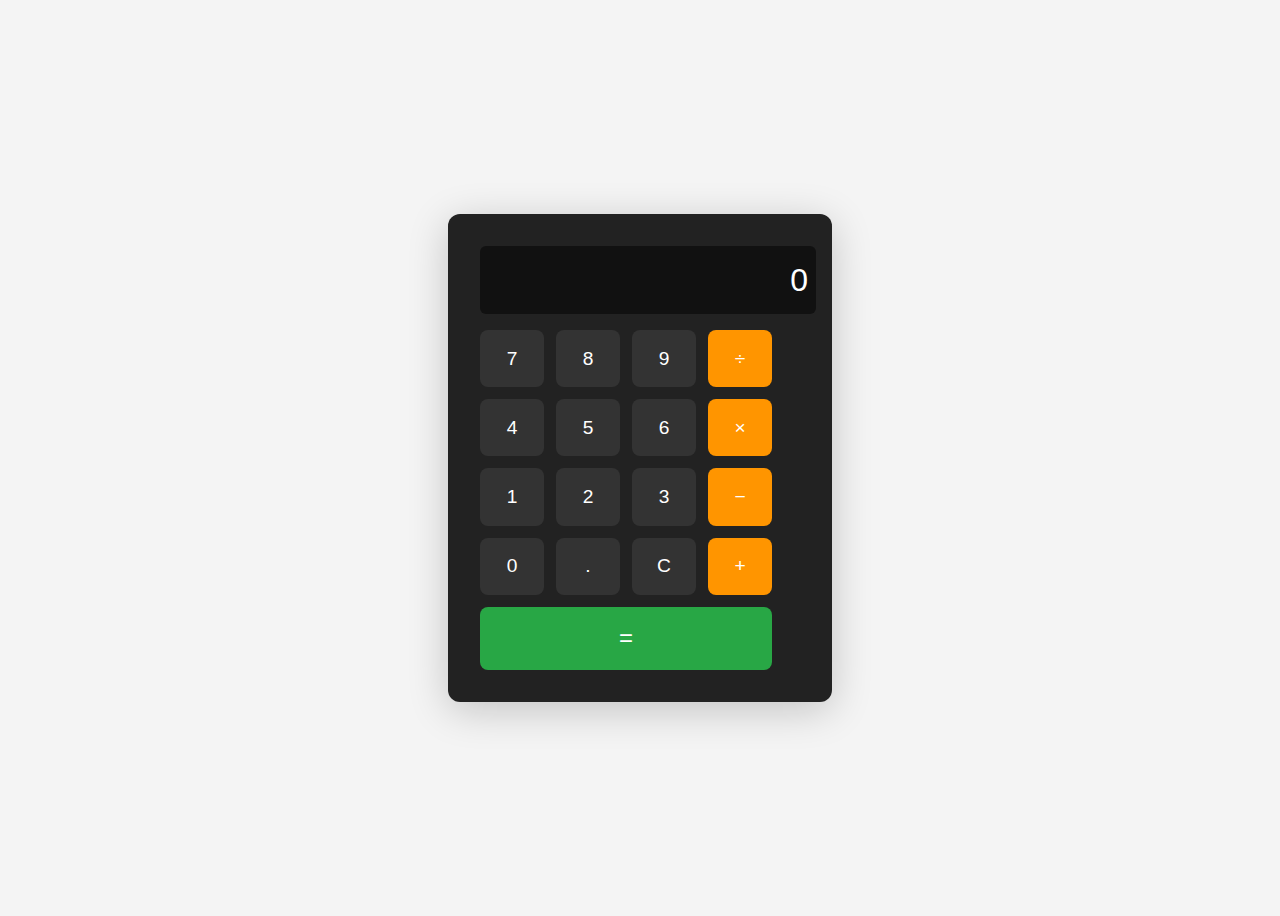
<file: calculator/index.html>
<!DOCTYPE html>
<html lang="en">
<head>
  <meta charset="UTF-8" />
  <meta name="viewport" content="width=device-width, initial-scale=1.0"/>
  <title>Calculator</title>
  <link rel="stylesheet" href="styles.css"/>
</head>
<body>
  <div class="calculator">
    <input type="text" class="display" id="display" readonly />
    <div class="buttons">
      <button class="btn" data-value="7">7</button>
      <button class="btn" data-value="8">8</button>
      <button class="btn" data-value="9">9</button>
      <button class="btn operator" data-value="/">÷</button>

      <button class="btn" data-value="4">4</button>
      <button class="btn" data-value="5">5</button>
      <button class="btn" data-value="6">6</button>
      <button class="btn operator" data-value="*">×</button>

      <button class="btn" data-value="1">1</button>
      <button class="btn" data-value="2">2</button>
      <button class="btn" data-value="3">3</button>
      <button class="btn operator" data-value="-">−</button>

      <button class="btn" data-value="0">0</button>
      <button class="btn" data-value=".">.</button>
      <button class="btn" id="clear">C</button>
      <button class="btn operator" data-value="+">+</button>

      <button class="btn" id="equals">=</button>
    </div>
  </div>
  <script src="script.js"></script>
</body>
</html>
</file>
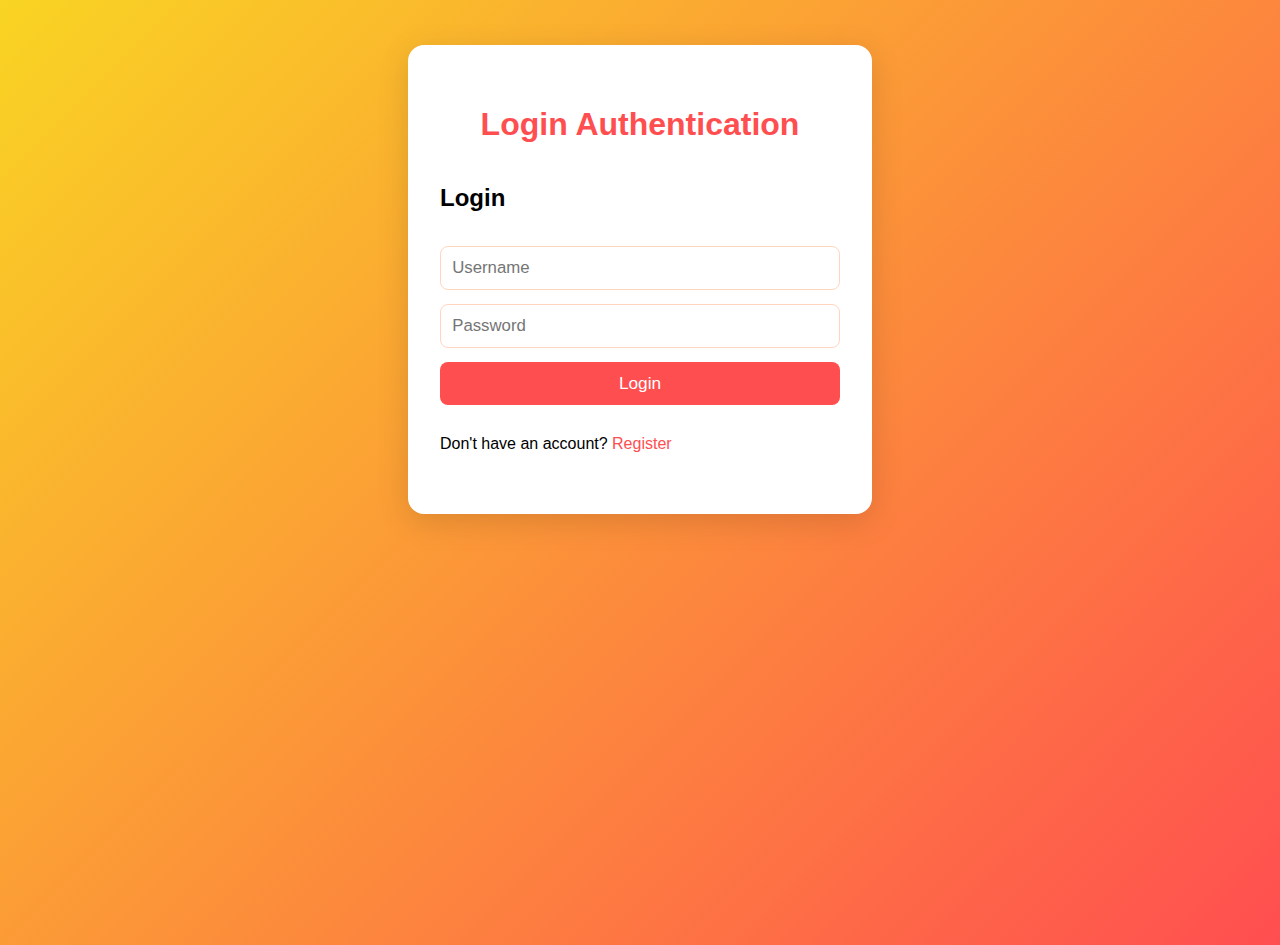
<file: login page/index.html>
<!DOCTYPE html>
<html lang="en">
<head>
  <meta charset="UTF-8">
  <title>Login Authentication</title>
  <meta name="viewport" content="width=device-width, initial-scale=1.0">
  <link rel="stylesheet" href="style.css" />
</head>
<body>
  <div class="container" id="container">
    <div id="auth-section">
      <h1>Login Authentication</h1>
      <div id="form-section">
        <form id="login-form">
          <h2>Login</h2>
          <input type="text" id="login-username" placeholder="Username" required>
          <input type="password" id="login-password" placeholder="Password" required>
          <button type="submit">Login</button>
          <p>Don't have an account? <a href="#" id="show-register">Register</a></p>
          <div class="msg" id="login-msg"></div>
        </form>
        <form id="register-form" style="display:none;">
          <h2>Register</h2>
          <input type="text" id="register-username" placeholder="Username" required>
          <input type="password" id="register-password" placeholder="Password" required>
          <button type="submit">Register</button>
          <p>Already have an account? <a href="#" id="show-login">Login</a></p>
          <div class="msg" id="register-msg"></div>
        </form>
      </div>
    </div>
    <div id="secure-section" style="display:none;">
      <h2>Secured Page</h2>
      <p>Welcome, <span id="user-name"></span>! 🎉</p>
      <button id="logout-btn">Logout</button>
    </div>
  </div>
  <script src="script.js"></script>
</body>
</html>
</file>
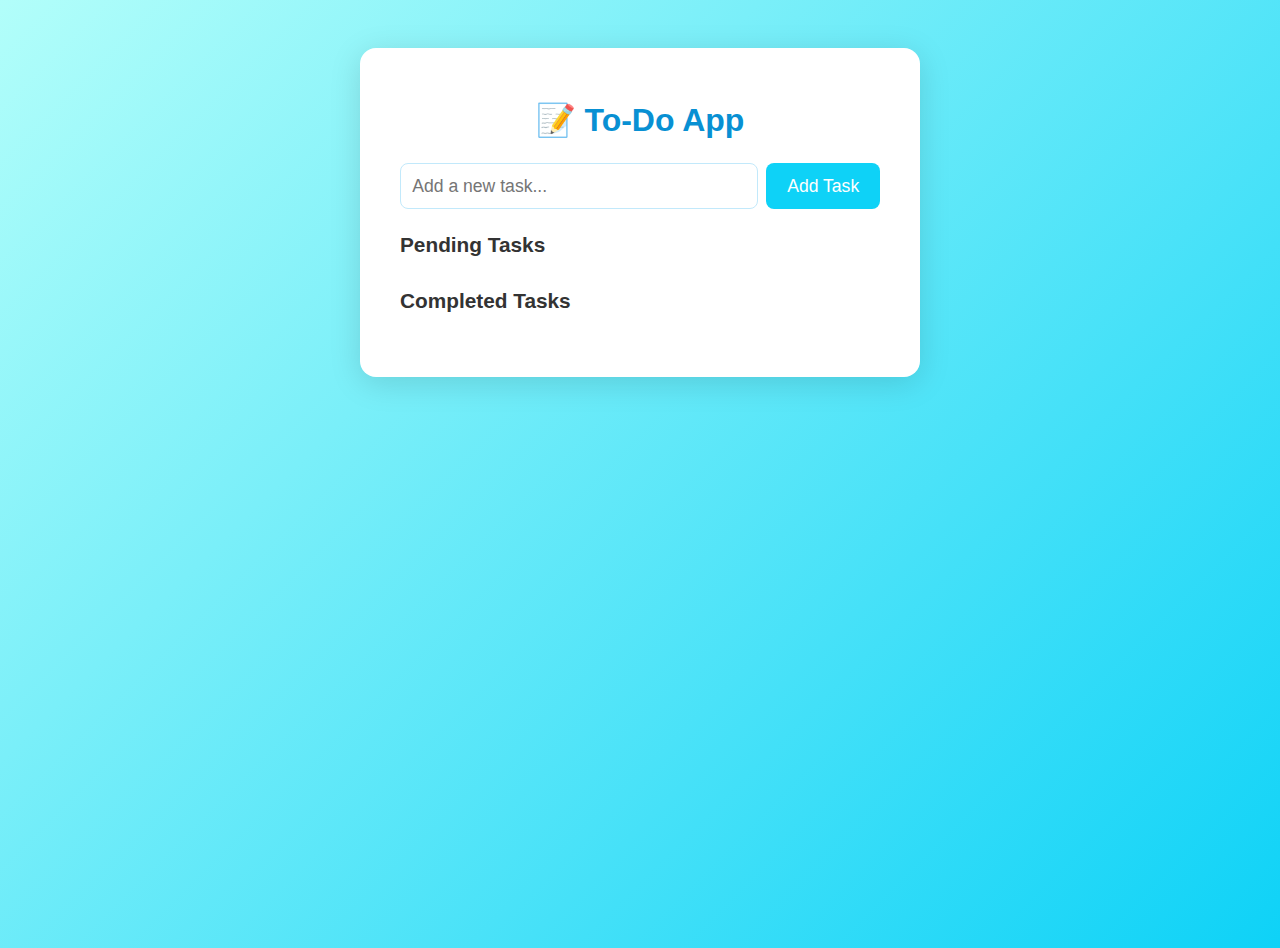
<file: To-Do Webapp/index.html>
<!DOCTYPE html>
<html lang="en">
<head>
  <meta charset="UTF-8">
  <meta name="viewport" content="width=device-width,initial-scale=1.0">
  <title>To-Do Web App</title>
  <link rel="stylesheet" href="style.css">
</head>
<body>
  <div class="todo-container">
    <h1>📝 To-Do App</h1>
    <form id="task-form">
      <input type="text" id="task-input" placeholder="Add a new task..." required>
      <button type="submit">Add Task</button>
    </form>

    <section>
      <h2>Pending Tasks</h2>
      <ul id="pending-list" class="task-list"></ul>
    </section>

    <section>
      <h2>Completed Tasks</h2>
      <ul id="completed-list" class="task-list"></ul>
    </section>
  </div>
  <script src="script.js"></script>
</body>
</html>
</file>
<file: calculator/styles.css>
body {
  background: #f4f4f4;
  display: flex;
  height: 100vh;
  justify-content: center;
  align-items: center;
  font-family: 'Segoe UI', Arial, sans-serif;
}

.calculator {
  background: #222;
  padding: 2rem;
  border-radius: 12px;
  box-shadow: 0 8px 40px rgba(0,0,0,0.2);
  width: 320px;
}

.display {
  width: 100%;
  height: 52px;
  font-size: 2rem;
  margin-bottom: 1rem;
  padding: 0.5rem;
  border: none;
  border-radius: 6px;
  background: #111;
  color: #fff;
  text-align: right;
}

.buttons {
  display: grid;
  grid-template-columns: repeat(4, 64px);
  gap: 12px;
}

.btn {
  background: #333;
  color: #fff;
  border: none;
  border-radius: 8px;
  font-size: 1.2rem;
  padding: 1.1rem 0;
  cursor: pointer;
  transition: background 0.2s;
}

.btn:active, .btn:hover {
  background: #444;
}

.operator {
  background: #ff9500;
  color: #fff;
}

#equals {
  grid-column: span 4;
  background: #28a745;
  color: #fff;
  font-size: 1.5rem;
}
</file>
<file: login page/style.css>
body {
  background: linear-gradient(135deg, #f9d423 0%, #ff4e50 100%);
  font-family: 'Segoe UI', Arial, sans-serif;
  min-height: 100vh;
  margin: 0;
  padding: 0;
}
.container {
  max-width: 400px;
  margin: 5vh auto;
  background: #fff;
  border-radius: 16px;
  box-shadow: 0 8px 32px rgba(0,0,0,0.13);
  padding: 2.5rem 2rem;
}
h1 {
  text-align: center;
  color: #ff4e50;
  margin-bottom: 1.3rem;
}
form {
  display: flex;
  flex-direction: column;
  gap: 0.85rem;
}
input[type="text"], input[type="password"] {
  padding: 0.7rem;
  border: 1px solid #ffd6c0;
  border-radius: 8px;
  font-size: 1.05rem;
}
button {
  padding: 0.7rem 0;
  background: #ff4e50;
  color: #fff;
  border: none;
  border-radius: 8px;
  font-size: 1.08rem;
  cursor: pointer;
  transition: background 0.17s;
}
button:hover {
  background: #f9d423;
  color: #444;
}
.msg {
  color: #d50000;
  font-size: 0.98rem;
  margin-top: -0.5rem;
}
#secure-section {
  text-align: center;
}
#secure-section h2 {
  color: #ff4e50;
}
#logout-btn {
  margin-top: 2rem;
}
a { color: #ff4e50; text-decoration: none; }
a:hover { text-decoration: underline; }
</file>
<file: To-Do Webapp/style.css>
body {
  background: linear-gradient(135deg, #b2fefa 0%, #0ed2f7 100%);
  font-family: 'Segoe UI', Arial, sans-serif;
  min-height: 100vh;
  margin: 0;
  padding: 0;
}
.todo-container {
  background: #fff;
  max-width: 480px;
  margin: 3rem auto;
  border-radius: 16px;
  box-shadow: 0 6px 32px rgba(0,0,0,0.13);
  padding: 2rem 2.5rem;
}
h1 {
  text-align: center;
  color: #0890d3;
  margin-bottom: 1.5rem;
}
form {
  display: flex;
  gap: 0.5rem;
  margin-bottom: 1.5rem;
}
form input {
  flex: 1;
  padding: 0.7rem;
  border: 1px solid #c2e9fb;
  border-radius: 8px;
  font-size: 1.1rem;
}
form button {
  padding: 0 1.3rem;
  background: #0ed2f7;
  border: none;
  color: #fff;
  border-radius: 8px;
  font-size: 1.1rem;
  cursor: pointer;
  transition: background 0.2s;
}
form button:hover {
  background: #0890d3;
}
section {
  margin-bottom: 2rem;
}
h2 {
  color: #333;
  margin-bottom: 0.7rem;
  font-size: 1.3rem;
}
.task-list {
  list-style: none;
  padding: 0;
  margin: 0;
}
.task-item {
  background: #f4faff;
  border: 1px solid #daeefb;
  margin-bottom: 10px;
  border-radius: 8px;
  padding: 0.9rem 0.8rem 0.7rem 0.8rem;
  display: flex;
  flex-direction: column;
  gap: 0.25rem;
  position: relative;
}
.task-item .details {
  display: flex;
  align-items: center;
  justify-content: space-between;
  gap: 0.7rem;
}
.task-text {
  font-size: 1.08rem;
  color: #222;
  flex: 1;
  word-break: break-word;
}
.completed .task-text {
  text-decoration: line-through;
  color: #666;
}
.task-actions {
  display: flex;
  gap: 0.4rem;
  margin-top: 0.4rem;
}
.task-actions button {
  background: #f0fafb;
  border: 1px solid #b2fefa;
  border-radius: 6px;
  font-size: 0.97rem;
  color: #0890d3;
  padding: 0.35rem 0.7rem;
  cursor: pointer;
  transition: background 0.15s, color 0.15s;
}
.task-actions button:hover {
  background: #0ed2f7;
  color: #fff;
}
.timestamp {
  font-size: 0.87rem;
  color: #aaa;
  margin-top: 0.2rem;
}
</file>
